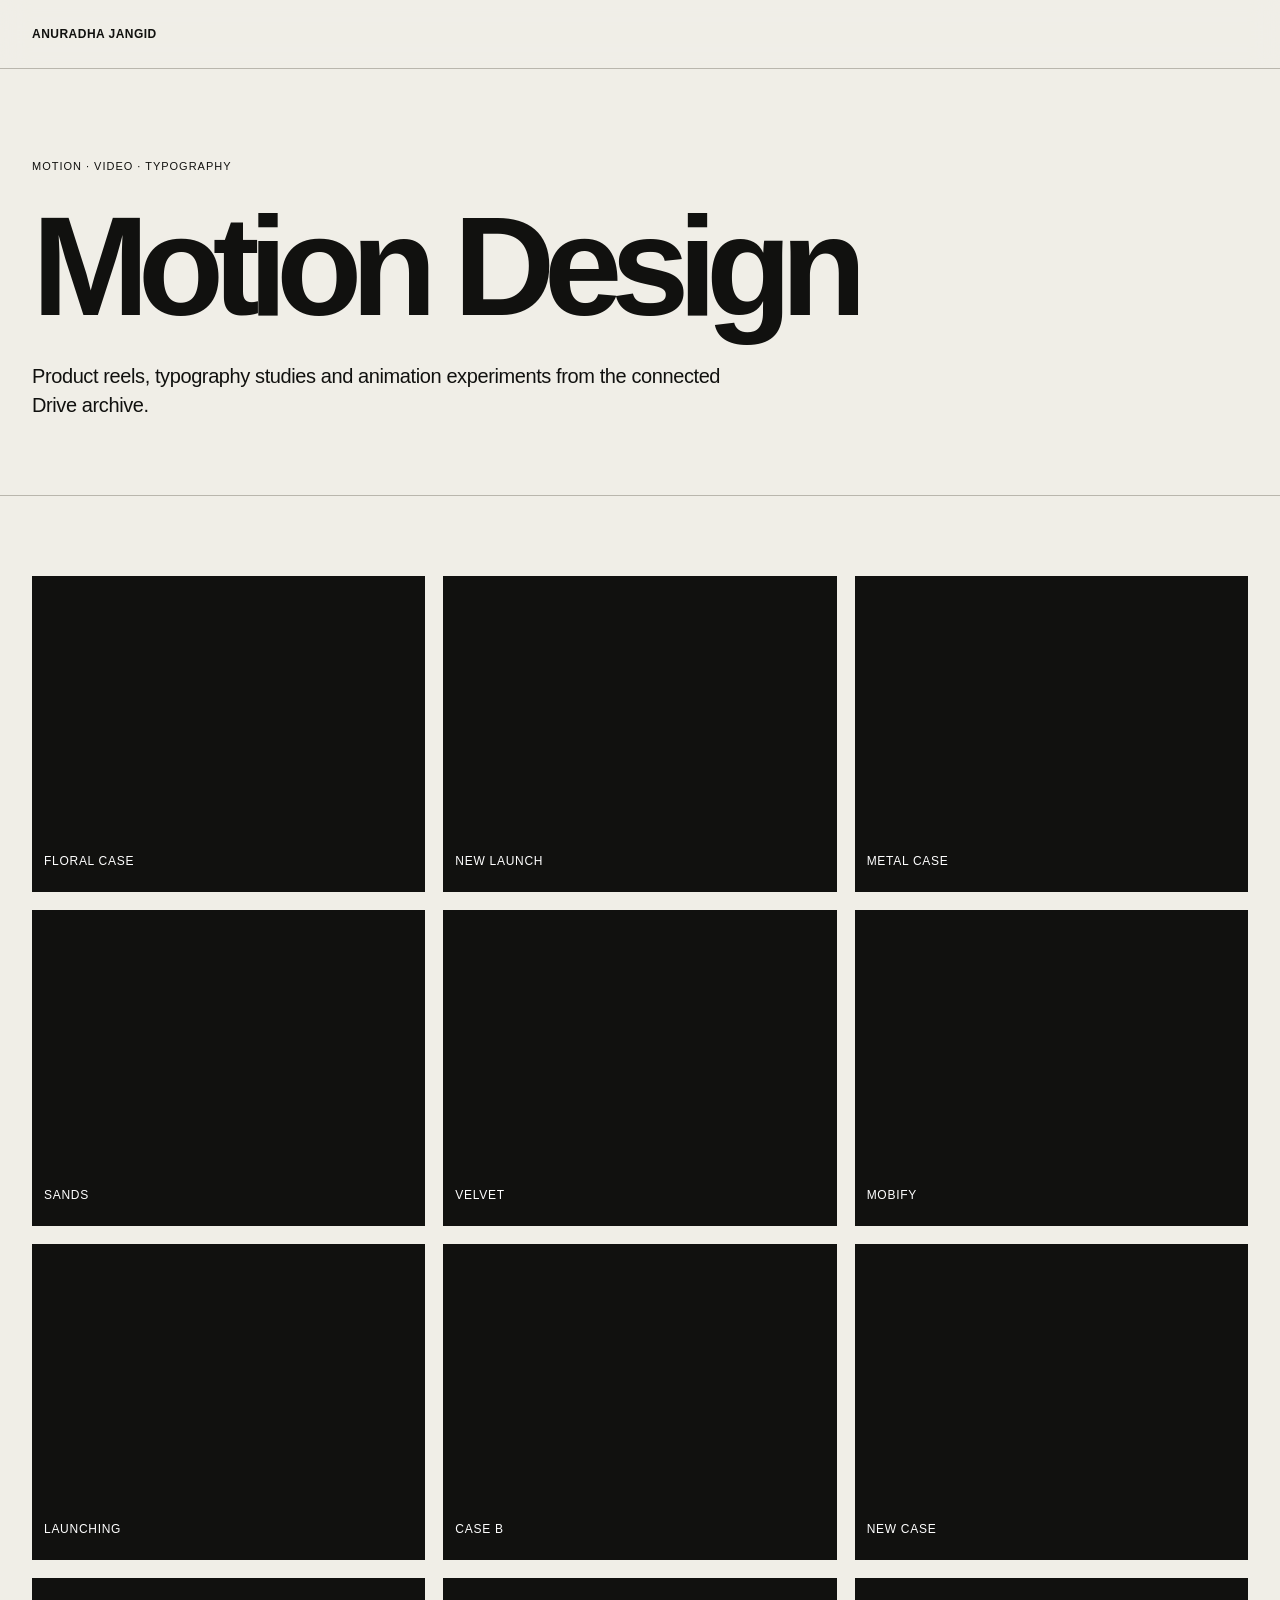
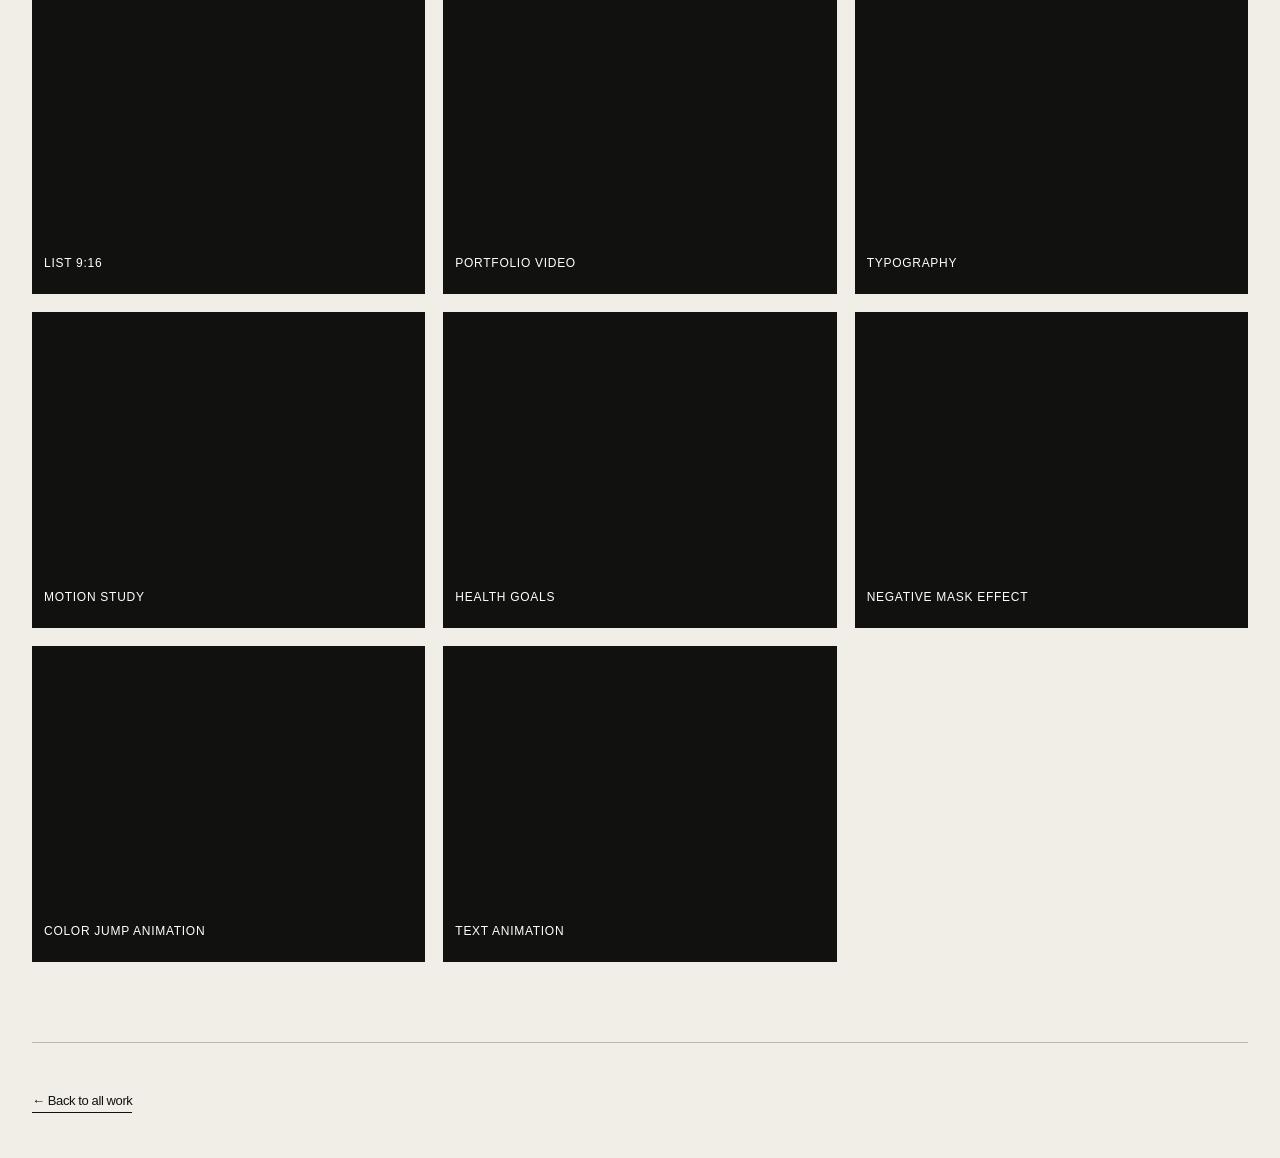
<file: motion.html>
<!doctype html><html><head><meta charset="utf-8"><meta name="viewport" content="width=device-width,initial-scale=1"><title>Motion Design — Anuradha Jangid</title><link rel="stylesheet" href="style.css"></head><body><nav><div class="wrap nav"><a class="brand" href="index.html">ANURADHA JANGID</a></div></nav><header><div class="wrap"><p>MOTION · VIDEO · TYPOGRAPHY</p><h1>Motion Design</h1><p class="lead">Product reels, typography studies and animation experiments from the connected Drive archive.</p></div></header><section><div class="wrap"><div class="video-grid"><div class="video-card"><iframe loading="lazy" src="https://drive.google.com/file/d/1JCIoswGsT0U0Zixk5O25a7g-FH2wzxPE/preview" allow="autoplay"></iframe><p>Floral Case</p></div><div class="video-card"><iframe loading="lazy" src="https://drive.google.com/file/d/1uFd7_wEDqbi7JGPkusb7zBxkou8YwWrl/preview" allow="autoplay"></iframe><p>New Launch</p></div><div class="video-card"><iframe loading="lazy" src="https://drive.google.com/file/d/1NH09yj_h4EgKW9Z379CI_Lcd2KCZIFYs/preview" allow="autoplay"></iframe><p>Metal Case</p></div><div class="video-card"><iframe loading="lazy" src="https://drive.google.com/file/d/1gFXLm445ueWWOu0buG1EFlB0Bn_nL0ca/preview" allow="autoplay"></iframe><p>Sands</p></div><div class="video-card"><iframe loading="lazy" src="https://drive.google.com/file/d/1sSYzgxBXpuz-DM06FLSKoUMTef5_gZnu/preview" allow="autoplay"></iframe><p>Velvet</p></div><div class="video-card"><iframe loading="lazy" src="https://drive.google.com/file/d/1DPkpU5kAhE9hKVdaQw2bTdVwcnQK6QvR/preview" allow="autoplay"></iframe><p>Mobify</p></div><div class="video-card"><iframe loading="lazy" src="https://drive.google.com/file/d/1akb4M-GKE3D6bbipwyNPsSwFGLxGUKBS/preview" allow="autoplay"></iframe><p>Launching</p></div><div class="video-card"><iframe loading="lazy" src="https://drive.google.com/file/d/1YJnJ1seC62xeYTVZpL4IH8HZZOeh-lLq/preview" allow="autoplay"></iframe><p>Case B</p></div><div class="video-card"><iframe loading="lazy" src="https://drive.google.com/file/d/1833V7FtvGpKPUPrekJTvNNqvOBL5OlCB/preview" allow="autoplay"></iframe><p>New Case</p></div><div class="video-card"><iframe loading="lazy" src="https://drive.google.com/file/d/1cZzPPMPF20xSLfNKEpGOFJqjDULOARyH/preview" allow="autoplay"></iframe><p>List 9:16</p></div><div class="video-card"><iframe loading="lazy" src="https://drive.google.com/file/d/1M1GXB0F-nuDUQOF_4Mgl2-A2o2e30MMU/preview" allow="autoplay"></iframe><p>Portfolio Video</p></div><div class="video-card"><iframe loading="lazy" src="https://drive.google.com/file/d/19GIRfXiV3B2iWPu4XiLCGJZm_M2ugLOQ/preview" allow="autoplay"></iframe><p>Typography</p></div><div class="video-card"><iframe loading="lazy" src="https://drive.google.com/file/d/1Nsb3j4nWhndGWO_n8oLMgBKhPEftsCEn/preview" allow="autoplay"></iframe><p>Motion Study</p></div><div class="video-card"><iframe loading="lazy" src="https://drive.google.com/file/d/1elPtqqkLioBCB58mq_QDWVBM_pYnB_gQ/preview" allow="autoplay"></iframe><p>Health Goals</p></div><div class="video-card"><iframe loading="lazy" src="https://drive.google.com/file/d/1eyeTMsfxUbtGA_n9o1gLUHGR4q_DkaNI/preview" allow="autoplay"></iframe><p>Negative Mask Effect</p></div><div class="video-card"><iframe loading="lazy" src="https://drive.google.com/file/d/1ytS-vMNVAwYPa-Qh1cfDaDP7XLjo8q8k/preview" allow="autoplay"></iframe><p>Color Jump Animation</p></div><div class="video-card"><iframe loading="lazy" src="https://drive.google.com/file/d/1p001umJdlgUWeE1SaB5Mu5jJYaUK6xoO/preview" allow="autoplay"></iframe><p>Text Animation</p></div></div></div></section><div class="wrap footer"><a href="index.html">← Back to all work</a></div></body></html>
</file>
<file: style.css>
:root{--ink:#11110f;--paper:#f0eee7;--line:#b9b6ad;--muted:#68665f;--accent:#d7ff39}*{box-sizing:border-box}html{scroll-behavior:smooth}body{margin:0;background:var(--paper);color:var(--ink);font-family:Arial,Helvetica,sans-serif;letter-spacing:-.025em}a{color:inherit;text-decoration:none}img{display:block;max-width:100%}.wrap{width:min(1480px,calc(100% - 64px));margin:auto}nav{position:sticky;top:0;z-index:40;background:rgba(240,238,231,.88);backdrop-filter:blur(14px);border-bottom:1px solid var(--line)}.nav{height:68px;display:grid;grid-template-columns:1fr 1fr 1fr;align-items:center;font-size:12px;text-transform:uppercase;letter-spacing:.04em}.brand{font-weight:800}.nav-role{text-align:center;color:var(--muted)}.links{display:flex;justify-content:flex-end;gap:25px}.links a{border-bottom:1px solid transparent}.links a:hover{border-color:var(--ink)}
.hero{min-height:calc(100vh - 68px);display:flex;align-items:stretch}.hero-inner{display:flex;flex-direction:column;justify-content:space-between;padding:30px 0 38px}.hero-meta,.section-label{display:grid;grid-template-columns:1fr 1fr 1fr;text-transform:uppercase;font-size:11px;letter-spacing:.08em}.hero-meta span:nth-child(2){text-align:center}.hero h1{font-size:clamp(94px,14.4vw,270px);line-height:.68;letter-spacing:-.09em;margin:7vh 0 5vh;font-weight:900}.hero h1 span{display:block}.hero h1 .outline{color:transparent;-webkit-text-stroke:2px var(--ink);text-align:right}.hero-foot{display:flex;align-items:flex-end;justify-content:space-between;border-top:1px solid var(--ink);padding-top:18px}.hero-foot p{font-size:clamp(20px,2vw,32px);line-height:1.15;max-width:700px;margin:0}.hero-foot em,.about h2 em,footer h2 em{font-family:Georgia,serif;font-weight:400}.round-link{width:82px;height:82px;border:1px solid var(--ink);border-radius:50%;display:flex;align-items:center;justify-content:center;flex-direction:column;font-size:25px;transition:.3s}.round-link small{font-size:9px;letter-spacing:.1em;margin-top:4px}.round-link:hover{background:var(--ink);color:var(--paper);transform:rotate(8deg)}
.ticker{overflow:hidden;border-top:1px solid var(--ink);border-bottom:1px solid var(--ink);padding:12px 0;white-space:nowrap}.ticker div{font-size:13px;letter-spacing:.05em;animation:marquee 28s linear infinite}@keyframes marquee{to{transform:translateX(-50%)}}
.work-section,.about{padding:90px 0}.section-label{padding-bottom:18px;border-bottom:1px solid var(--ink)}.section-label p{margin:0;text-align:center}.section-label span:last-child{text-align:right}.project-list{margin-top:80px}.project-row{display:grid;grid-template-columns:60px minmax(0,1.3fr) minmax(300px,.7fr);gap:28px;align-items:center;padding:42px 0;border-bottom:1px solid var(--line)}.project-row:first-child{border-top:1px solid var(--line)}.project-row.reverse{grid-template-columns:60px minmax(300px,.7fr) minmax(0,1.3fr)}.project-row.reverse .project-media{grid-column:3}.project-row.reverse .project-info{grid-column:2;grid-row:1}.project-no{align-self:start;font-size:11px}.project-media{overflow:hidden;aspect-ratio:16/10;background:#d8d5cc}.project-media img{width:100%;height:100%;object-fit:cover;transition:transform .8s cubic-bezier(.2,.7,.2,1),filter .4s}.project-row:hover img{transform:scale(1.035)}.project-info p{font-size:11px;text-transform:uppercase;letter-spacing:.08em;margin:0 0 28px}.project-info h2{font-size:clamp(52px,6vw,104px);line-height:.83;letter-spacing:-.07em;margin:0 0 28px}.project-info span{font-size:13px;border-bottom:1px solid var(--ink);padding-bottom:4px}.reveal{opacity:0;transform:translateY(25px);transition:.8s cubic-bezier(.2,.7,.2,1)}.reveal.on{opacity:1;transform:none}
.about{background:var(--ink);color:var(--paper)}.about .section-label{border-color:#555}.about-grid{display:grid;grid-template-columns:1fr 1fr;gap:8vw;padding:90px 0 30px}.about h2{font-size:clamp(56px,7vw,118px);line-height:.88;letter-spacing:-.065em;margin:0}.about-copy{font-size:clamp(25px,2.7vw,44px);line-height:1.12;margin:0 0 70px}.about-meta{display:grid;grid-template-columns:1fr 1fr;gap:30px;border-top:1px solid #555;padding-top:20px;color:#bdbbb4;font-size:14px;line-height:1.6}.about-meta b{color:var(--paper);text-transform:uppercase;font-size:10px;letter-spacing:.1em}
footer{padding:80px 0 35px;background:var(--accent)}footer .section-label{border-color:var(--ink)}.footer-kicker{text-transform:uppercase;font-size:11px;letter-spacing:.08em;margin:80px 0 15px}footer h2{font-size:clamp(70px,11vw,190px);line-height:.75;letter-spacing:-.085em;margin:0 0 80px}footer h2 em{font-weight:400}.footer-bottom{border-top:1px solid var(--ink);padding-top:18px;display:flex;justify-content:space-between;font-size:13px}
/* Project pages */
body:not(.home) header{padding:80px 0 55px;border-bottom:1px solid var(--line)}body:not(.home) header p{font-size:11px;text-transform:uppercase;letter-spacing:.09em}body:not(.home) header h1{font-size:clamp(74px,11vw,180px);line-height:.78;letter-spacing:-.08em;margin:40px 0 0;max-width:1300px}body:not(.home) header .lead{font-size:20px;text-transform:none;letter-spacing:-.02em;max-width:700px;line-height:1.45;margin-top:40px}body:not(.home) section{padding:80px 0}.project-intro{display:grid;grid-template-columns:1fr 1fr;gap:70px;margin-bottom:70px;border-bottom:1px solid var(--line);padding-bottom:50px}.project-intro h2{font-size:clamp(45px,5vw,78px);line-height:.95;letter-spacing:-.06em;margin:0}.project-intro p{font-size:18px;line-height:1.55;color:var(--muted);margin:0}.gallery{columns:3 330px;column-gap:18px}.work{break-inside:avoid;margin:0 0 18px;background:#fff;overflow:hidden}.work img{width:100%;transition:.5s}.work:hover img{transform:scale(1.015)}figcaption{font-size:11px;padding:12px 14px;color:var(--muted);text-transform:uppercase;letter-spacing:.05em}.setlist-grid{display:grid;grid-template-columns:repeat(2,minmax(0,1fr));gap:18px}.setlist-grid img{width:100%;background:#fff}.setlist-grid img:nth-child(5n){grid-column:1/-1}.video-grid{display:grid;grid-template-columns:repeat(3,1fr);gap:18px}.video-card{background:var(--ink);color:#fff;padding:12px;min-height:300px}.video-card iframe{width:100%;height:250px;border:0}.video-card p{font-size:12px;text-transform:uppercase;letter-spacing:.06em}.footer{padding:50px 0;border-top:1px solid var(--line);font-size:13px}.footer a{border-bottom:1px solid var(--ink);padding-bottom:4px}
@media(max-width:900px){.wrap{width:min(100% - 30px,1480px)}.nav{grid-template-columns:1fr auto}.nav-role{display:none}.hero h1{font-size:18vw;line-height:.72}.hero-foot p{max-width:75%}.project-row,.project-row.reverse{grid-template-columns:35px 1fr;gap:15px}.project-row .project-media,.project-row.reverse .project-media{grid-column:2;grid-row:1}.project-row .project-info,.project-row.reverse .project-info{grid-column:2;grid-row:2}.project-info h2{font-size:12vw}.project-no{grid-row:1/3}.about-grid{grid-template-columns:1fr;gap:60px}.project-intro{grid-template-columns:1fr;gap:25px}.video-grid{grid-template-columns:1fr 1fr}}
@media(max-width:560px){.nav{height:60px}.links{gap:12px}.links a:nth-child(2){display:none}.hero{min-height:calc(100svh - 60px)}.hero-inner{padding:22px 0}.hero-meta{grid-template-columns:1fr 1fr}.hero-meta span:nth-child(2){text-align:right}.hero h1{font-size:20vw;line-height:.75}.hero h1 .outline{-webkit-text-stroke:1px var(--ink)}.hero-foot{align-items:center}.hero-foot p{font-size:18px;max-width:72%}.round-link{width:62px;height:62px}.work-section,.about{padding:60px 0}.project-list{margin-top:45px}.project-row,.project-row.reverse{padding:28px 0}.project-info p{margin-bottom:16px}.project-info h2{font-size:14vw;margin-bottom:20px}.about-grid{padding:60px 0 10px}.about h2{font-size:16vw}.about-copy{font-size:25px;margin-bottom:45px}.about-meta{grid-template-columns:1fr}.footer-kicker{margin-top:60px}footer h2{font-size:18vw;margin-bottom:60px}body:not(.home) header{padding:55px 0 40px}body:not(.home) header h1{font-size:18vw;margin-top:28px}.gallery{columns:1}.setlist-grid,.video-grid{grid-template-columns:1fr}.setlist-grid img:nth-child(5n){grid-column:auto}.video-card iframe{height:300px}}
@media(prefers-reduced-motion:reduce){html{scroll-behavior:auto}.ticker div{animation:none}.reveal{opacity:1;transform:none;transition:none}}

/* Editorial portrait hero — v2 */
.portrait-hero{min-height:calc(100svh - 68px);overflow:hidden;background:#f0eee7}
.hero-stage{position:relative;min-height:calc(100svh - 68px);padding:24px 0 32px;display:grid;grid-template-columns:1fr minmax(300px,34vw) 1fr;grid-template-rows:auto 1fr auto;align-items:center}
.hero-topline{position:absolute;top:24px;left:0;right:0;display:grid;grid-template-columns:1fr 1fr 1fr;font-size:10px;text-transform:uppercase;letter-spacing:.1em;z-index:5}
.hero-topline span:nth-child(2){text-align:center}.hero-topline span:last-child{text-align:right}
.hero-portrait{grid-column:2;grid-row:2;position:relative;z-index:2;margin:42px 0 10px;height:min(67vh,760px);overflow:hidden;background:#cbc8be;box-shadow:0 18px 50px rgba(0,0,0,.08)}
.hero-portrait img{width:100%;height:100%;object-fit:cover;object-position:50% 40%;filter:saturate(.86) contrast(1.04);transition:transform 1.2s cubic-bezier(.2,.7,.2,1)}
.hero-portrait:hover img{transform:scale(1.025)}
.hero-portrait figcaption{position:absolute;left:12px;bottom:12px;background:#f0eee7;color:#11110f;padding:7px 9px;font-size:9px;letter-spacing:.08em;text-transform:uppercase}
.hero-title{position:absolute;left:0;right:0;font-size:clamp(82px,14.2vw,258px);font-weight:900;line-height:.72;letter-spacing:-.085em;white-space:nowrap;z-index:3;pointer-events:none}
.hero-title-top{top:18%;text-align:left}.hero-title-bottom{bottom:13%;text-align:right;color:transparent;-webkit-text-stroke:2px #11110f}
.hero-intro{grid-column:1;grid-row:3;align-self:end;max-width:340px;margin:0;font-size:16px;line-height:1.28;letter-spacing:-.025em;z-index:5}
.hero-scroll{grid-column:3;grid-row:3;justify-self:end;align-self:end;display:flex;gap:18px;align-items:center;text-transform:uppercase;font-size:10px;letter-spacing:.08em;z-index:5}.hero-scroll b{display:grid;place-items:center;width:48px;height:48px;border:1px solid #11110f;border-radius:50%;font-size:17px;transition:.25s}.hero-scroll:hover b{background:#11110f;color:#f0eee7;transform:translateY(3px)}
.project-media-dark{background:#11110f;color:#f0eee7}.type-poster{height:100%;padding:24px;display:grid;grid-template-columns:1fr auto;grid-template-rows:auto 1fr;position:relative}.type-poster small{text-transform:uppercase;letter-spacing:.1em}.type-poster strong{grid-column:1/-1;align-self:end;font-size:clamp(60px,7vw,130px);line-height:.73;letter-spacing:-.08em}.type-poster i{font-style:normal;font-size:24px}.project-row:hover .type-poster strong{font-style:italic}
@media(max-width:900px){.hero-stage{grid-template-columns:1fr minmax(260px,52vw) 1fr}.hero-title{font-size:17vw}.hero-title-top{top:22%}.hero-title-bottom{bottom:17%}.hero-portrait{height:62vh}.hero-intro{font-size:14px;max-width:230px}}
@media(max-width:560px){.portrait-hero{min-height:calc(100svh - 60px)}.hero-stage{min-height:calc(100svh - 60px);display:block;padding-top:48px}.hero-topline{top:12px;grid-template-columns:1fr 1fr}.hero-topline span:nth-child(2){display:none}.hero-portrait{width:74vw;height:57vh;margin:11vh auto 0}.hero-title{font-size:19vw}.hero-title-top{top:20%}.hero-title-bottom{bottom:21%}.hero-intro{position:absolute;left:0;bottom:22px;max-width:68%;font-size:13px}.hero-scroll{position:absolute;right:0;bottom:20px}.hero-scroll span{display:none}.hero-title-bottom{-webkit-text-stroke:1px #11110f}}
</file>
